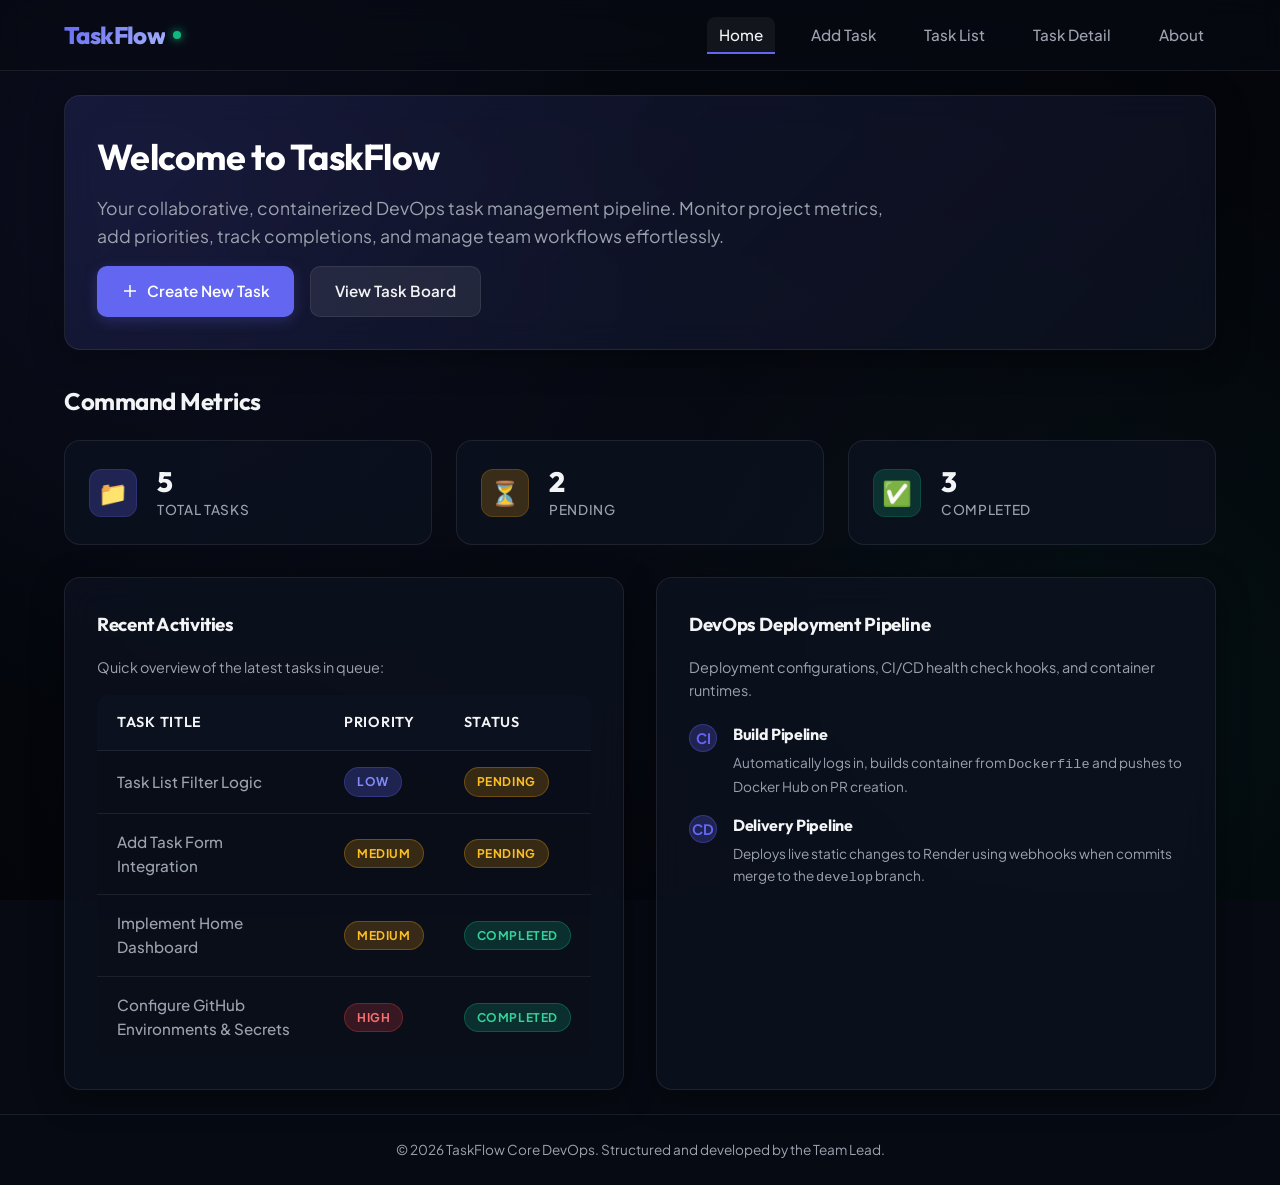
<file: index.html>
<!DOCTYPE html>
<html lang="en">
<head>
    <meta charset="UTF-8">
    <meta name="viewport" content="width=device-width, initial-scale=1.0">
    <title>TaskFlow - DevOps Command Center</title>
    <link rel="stylesheet" href="style.css">
</head>
<body>

    <!-- Header Navigation -->
    <header>
        <div class="navbar">
            <a href="index.html" class="logo">
                <span>TaskFlow</span>
                <div class="logo-dot"></div>
            </a>
            <ul class="nav-links">
                <li><a href="index.html" class="active">Home</a></li>
                <li><a href="add-task.html">Add Task</a></li>
                <li><a href="task-list.html">Task List</a></li>
                <li><a href="task-detail.html">Task Detail</a></li>
                <li><a href="about.html">About</a></li>
            </ul>
        </div>
    </header>

    <!-- Main Workspace -->
    <main class="app-container">
        
        <!-- Welcome Hero Banner -->
        <div class="card" style="margin-bottom: 2rem; background: linear-gradient(135deg, rgba(99, 102, 241, 0.15) 0%, rgba(13, 18, 33, 0.75) 100%);">
            <h1 style="margin-bottom: 0.5rem;">Welcome to TaskFlow</h1>
            <p style="font-size: 1.1rem; max-width: 800px; margin-bottom: 1rem;">
                Your collaborative, containerized DevOps task management pipeline. Monitor project metrics, add priorities, track completions, and manage team workflows effortlessly.
            </p>
            <div style="display: flex; gap: 1rem; flex-wrap: wrap;">
                <a href="add-task.html" class="btn btn-primary">
                    <svg width="18" height="18" fill="none" stroke="currentColor" stroke-width="2" viewBox="0 0 24 24"><path d="M12 4v16m8-8H4"/></svg>
                    Create New Task
                </a>
                <a href="task-list.html" class="btn btn-secondary">View Task Board</a>
            </div>
        </div>

        <!-- Dynamic Statistics Metrics Grid -->
        <h2 style="font-size: 1.5rem; margin-bottom: 1.25rem;">Command Metrics</h2>
        <div class="metrics-grid">
            
            <div class="metric-card metric-total">
                <div class="metric-icon">📁</div>
                <div class="metric-info">
                    <span class="metric-value" id="count-total">0</span>
                    <span class="metric-label">Total Tasks</span>
                </div>
            </div>

            <div class="metric-card metric-pending">
                <div class="metric-icon">⏳</div>
                <div class="metric-info">
                    <span class="metric-value" id="count-pending">0</span>
                    <span class="metric-label">Pending</span>
                </div>
            </div>

            <div class="metric-card metric-completed">
                <div class="metric-icon">✅</div>
                <div class="metric-info">
                    <span class="metric-value" id="count-completed">0</span>
                    <span class="metric-label">Completed</span>
                </div>
            </div>

        </div>

        <!-- Quick Activity Board & Repo Info -->
        <div class="grid-2col">
            
            <!-- Recent Tasks Panel -->
            <div class="card">
                <h3>Recent Activities</h3>
                <p style="margin-bottom: 1rem; font-size: 0.9rem;">Quick overview of the latest tasks in queue:</p>
                <div class="table-responsive" style="border: none;">
                    <table>
                        <thead>
                            <tr>
                                <th>Task Title</th>
                                <th>Priority</th>
                                <th>Status</th>
                            </tr>
                        </thead>
                        <tbody id="recent-tasks-body">
                            <!-- Populated dynamically by JavaScript -->
                            <tr>
                                <td colspan="3" class="empty-state">No recent activities available.</td>
                            </tr>
                        </tbody>
                    </table>
                </div>
            </div>

            <!-- DevOps Environment & Workspace Status -->
            <div class="card">
                <h3>DevOps Deployment Pipeline</h3>
                <p style="margin-bottom: 1.25rem; font-size: 0.9rem;">
                    Deployment configurations, CI/CD health check hooks, and container runtimes.
                </p>
                <div class="step-list">
                    <div class="step-item">
                        <div class="step-number">CI</div>
                        <div class="step-content">
                            <h4>Build Pipeline</h4>
                            <p style="margin-bottom:0; font-size: 0.85rem;">Automatically logs in, builds container from <code>Dockerfile</code> and pushes to Docker Hub on PR creation.</p>
                        </div>
                    </div>
                    <div class="step-item">
                        <div class="step-number">CD</div>
                        <div class="step-content">
                            <h4>Delivery Pipeline</h4>
                            <p style="margin-bottom:0; font-size: 0.85rem;">Deploys live static changes to Render using webhooks when commits merge to the <code>develop</code> branch.</p>
                        </div>
                    </div>
                </div>
            </div>

        </div>

    </main>

    <!-- Shared Footer -->
    <footer>
        <p style="margin: 0; font-size: 0.85rem;">&copy; 2026 TaskFlow Core DevOps. Structured and developed by the Team Lead.</p>
    </footer>

    <!-- Client-Side State Manager -->
    <script>
        // Seed initial data if localStorage is empty
        const defaultTasks = [
            { id: "1", title: "Set up Docker Containerization", desc: "Write Dockerfile to serve TaskFlow statically using Nginx Alpine.", date: "2026-06-15", priority: "High", status: "Completed" },
            { id: "2", title: "Configure GitHub Environments & Secrets", desc: "Set up Development Environment and secrets: Docker Hub credentials & Render webhook.", date: "2026-06-15", priority: "High", status: "Completed" },
            { id: "3", title: "Implement Home Dashboard", desc: "Build index.html showing metrics and links to other pages.", date: "2026-06-16", priority: "Medium", status: "Completed" },
            { id: "4", title: "Add Task Form Integration", desc: "Build add-task.html with a form to enter task details and store in localStorage.", date: "2026-06-18", priority: "Medium", status: "Pending" },
            { id: "5", title: "Task List Filter Logic", desc: "Build task-list.html to filter tasks by all, pending, or completed status.", date: "2026-06-20", priority: "Low", status: "Pending" }
        ];

        function getTasks() {
            const raw = localStorage.getItem('taskflow_tasks');
            if (!raw) {
                localStorage.setItem('taskflow_tasks', JSON.stringify(defaultTasks));
                return defaultTasks;
            }
            return JSON.parse(raw);
        }

        function renderDashboard() {
            const tasks = getTasks();
            
            // Calculate stats
            const total = tasks.length;
            const pending = tasks.filter(t => t.status === 'Pending').length;
            const completed = tasks.filter(t => t.status === 'Completed').length;

            // Render stats
            document.getElementById('count-total').innerText = total;
            document.getElementById('count-pending').innerText = pending;
            document.getElementById('count-completed').innerText = completed;

            // Render recent tasks (up to 4)
            const recentBody = document.getElementById('recent-tasks-body');
            const recentTasks = tasks.slice(-4).reverse(); // last 4 items, newest first

            if (recentTasks.length === 0) {
                recentBody.innerHTML = `<tr><td colspan="3" class="empty-state">No tasks available. Add some in Add Task page.</td></tr>`;
                return;
            }

            recentBody.innerHTML = recentTasks.map(task => {
                let pClass = 'badge-primary';
                if (task.priority === 'High') pClass = 'badge-danger';
                else if (task.priority === 'Medium') pClass = 'badge-warning';

                let sClass = task.status === 'Completed' ? 'badge-success' : 'badge-warning';

                return `
                    <tr>
                        <td style="font-weight: 500;">
                            <a href="task-detail.html?id=${task.id}" style="color: inherit; text-decoration: none; hover: underline;">
                                ${task.title}
                            </a>
                        </td>
                        <td><span class="badge ${pClass}">${task.priority}</span></td>
                        <td><span class="badge ${sClass}">${task.status}</span></td>
                    </tr>
                `;
            }).join('');
        }

        // Run when content loads
        document.addEventListener('DOMContentLoaded', renderDashboard);
    </script>
</body>
</html>
<!-- CI Trigger Hook -->
</file>
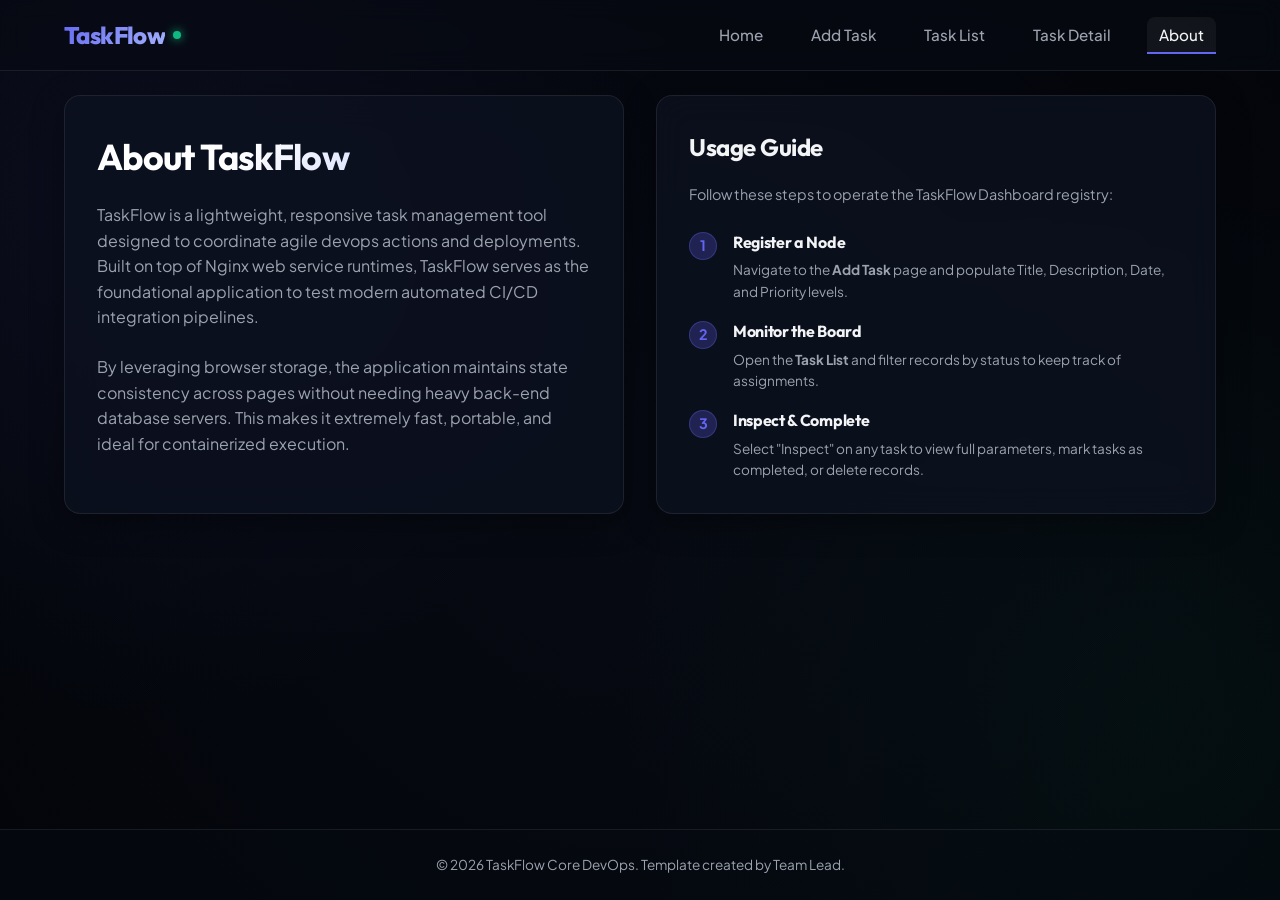
<file: about.html>
<!DOCTYPE html>
<html lang="en">
<head>
    <meta charset="UTF-8">
    <meta name="viewport" content="width=device-width, initial-scale=1.0">
    <title>TaskFlow - Help & About</title>
    <link rel="stylesheet" href="style.css">
</head>
<body>

    <!-- Header Navigation -->
    <header>
        <div class="navbar">
            <a href="index.html" class="logo">
                <span>TaskFlow</span>
                <div class="logo-dot"></div>
            </a>
            <ul class="nav-links">
                <li><a href="index.html">Home</a></li>
                <li><a href="add-task.html">Add Task</a></li>
                <li><a href="task-list.html">Task List</a></li>
                <li><a href="task-detail.html">Task Detail</a></li>
                <li><a href="about.html" class="active">About</a></li>
            </ul>
        </div>
    </header>

    <!-- Main Workspace -->
    <main class="app-container">

        <!-- About and Help Content -->
        <div class="grid-2col" style="margin-bottom: 2rem;">
            
            <!-- App Purpose -->
            <div class="card">
                <h1>About TaskFlow</h1>
                <p>
                    TaskFlow is a lightweight, responsive task management tool designed to coordinate agile devops actions and deployments. Built on top of Nginx web service runtimes, TaskFlow serves as the foundational application to test modern automated CI/CD integration pipelines.
                </p>
                <p>
                    By leveraging browser storage, the application maintains state consistency across pages without needing heavy back-end database servers. This makes it extremely fast, portable, and ideal for containerized execution.
                </p>
            </div>

            <!-- Simple Usage Guide -->
            <div class="card">
                <h2>Usage Guide</h2>
                <p style="font-size: 0.9rem;">Follow these steps to operate the TaskFlow Dashboard registry:</p>
                
                <ul class="step-list">
                    <li class="step-item">
                        <div class="step-number">1</div>
                        <div class="step-content">
                            <h4>Register a Node</h4>
                            <p style="font-size: 0.85rem; margin-bottom: 0;">Navigate to the <strong>Add Task</strong> page and populate Title, Description, Date, and Priority levels.</p>
                        </div>
                    </li>
                    <li class="step-item">
                        <div class="step-number">2</div>
                        <div class="step-content">
                            <h4>Monitor the Board</h4>
                            <p style="font-size: 0.85rem; margin-bottom: 0;">Open the <strong>Task List</strong> and filter records by status to keep track of assignments.</p>
                        </div>
                    </li>
                    <li class="step-item">
                        <div class="step-number">3</div>
                        <div class="step-content">
                            <h4>Inspect & Complete</h4>
                            <p style="font-size: 0.85rem; margin-bottom: 0;">Select "Inspect" on any task to view full parameters, mark tasks as completed, or delete records.</p>
                        </div>
                    </li>
                </ul>
            </div>

        </div>

    </main>

    <!-- Footer -->
    <footer>
        <p style="margin: 0; font-size: 0.85rem;">&copy; 2026 TaskFlow Core DevOps. Template created by Team Lead.</p>
    </footer>

</body>
</html>
</file>
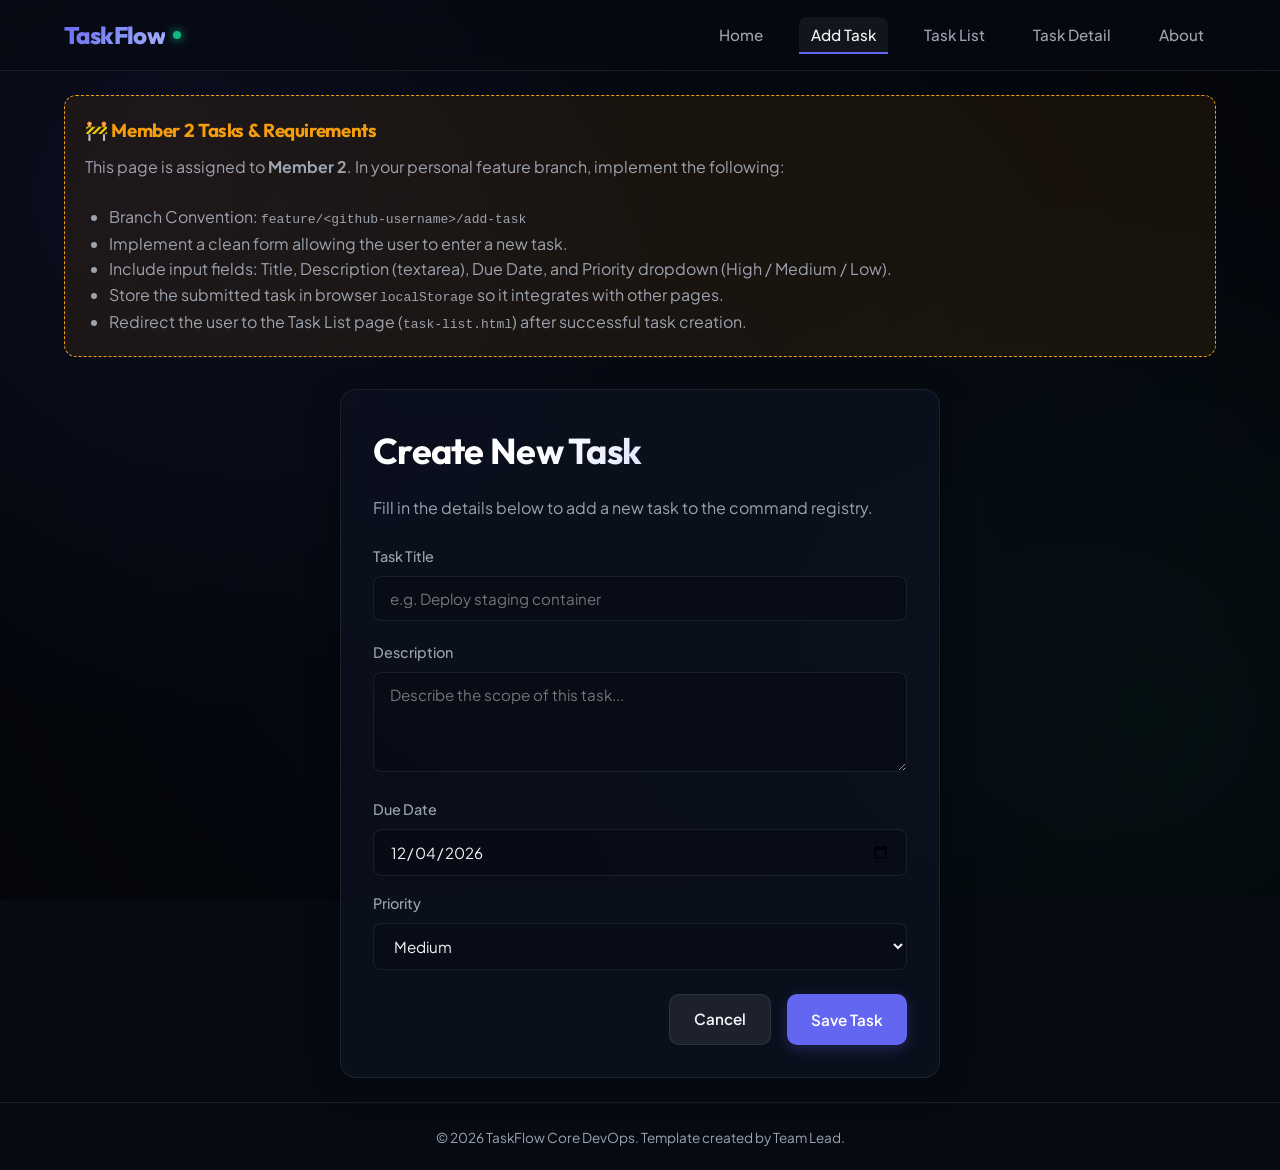
<file: add-task.html>
<!DOCTYPE html>
<html lang="en">
<head>
    <meta charset="UTF-8">
    <meta name="viewport" content="width=device-width, initial-scale=1.0">
    <title>TaskFlow - Add Task</title>
    <link rel="stylesheet" href="style.css">
</head>
<body>

    <!-- Header Navigation -->
    <header>
        <div class="navbar">
            <a href="index.html" class="logo">
                <span>TaskFlow</span>
                <div class="logo-dot"></div>
            </a>
            <ul class="nav-links">
                <li><a href="index.html">Home</a></li>
                <li><a href="add-task.html" class="active">Add Task</a></li>
                <li><a href="task-list.html">Task List</a></li>
                <li><a href="task-detail.html">Task Detail</a></li>
                <li><a href="about.html">About</a></li>
            </ul>
        </div>
    </header>

    <!-- Main Workspace -->
    <main class="app-container">

        <!-- DELEGATION BANNER (For Team Member) -->
        <div class="stub-note">
            <h3>🚧 Member 2 Tasks & Requirements</h3>
            <p>This page is assigned to <strong>Member 2</strong>. In your personal feature branch, implement the following:</p>
            <ul>
                <li>Branch Convention: <code>feature/&lt;github-username&gt;/add-task</code></li>
                <li>Implement a clean form allowing the user to enter a new task.</li>
                <li>Include input fields: Title, Description (textarea), Due Date, and Priority dropdown (High / Medium / Low).</li>
                <li>Store the submitted task in browser <code>localStorage</code> so it integrates with other pages.</li>
                <li>Redirect the user to the Task List page (<code>task-list.html</code>) after successful task creation.</li>
            </ul>
        </div>

        <div class="card" style="max-width: 600px; margin: 0 auto;">
            <h1>Create New Task</h1>
            <p>Fill in the details below to add a new task to the command registry.</p>
            
            <form id="add-task-form">
                <div class="form-group">
                    <label for="task-title">Task Title</label>
                    <input type="text" id="task-title" class="form-control" placeholder="e.g. Deploy staging container" required>
                </div>
                
                <div class="form-group">
                    <label for="task-desc">Description</label>
                    <textarea id="task-desc" class="form-control" placeholder="Describe the scope of this task..." required></textarea>
                </div>

                <div class="grid-2col" style="gap: 1rem; margin-bottom: 1.5rem;">
                    <div class="form-group" style="margin-bottom: 0;">
                        <label for="task-date">Due Date</label>
                        <input type="date" id="task-date" class="form-control" required>
                    </div>
                    <div class="form-group" style="margin-bottom: 0;">
                        <label for="task-priority">Priority</label>
                        <select id="task-priority" class="form-control" required>
                            <option value="High">High</option>
                            <option value="Medium" selected>Medium</option>
                            <option value="Low">Low</option>
                        </select>
                    </div>
                </div>

                <div style="display: flex; gap: 1rem; justify-content: flex-end;">
                    <a href="index.html" class="btn btn-secondary">Cancel</a>
                    <button type="submit" class="btn btn-primary">Save Task</button>
                </div>
            </form>
        </div>

    </main>

    <!-- Footer -->
    <footer>
        <p style="margin: 0; font-size: 0.85rem;">&copy; 2026 TaskFlow Core DevOps. Template created by Team Lead.</p>
    </footer>

    <!-- Form Handler Script -->
    <script>
        document.getElementById('add-task-form').addEventListener('submit', function(e) {
            e.preventDefault();
            
            const title = document.getElementById('task-title').value;
            const desc = document.getElementById('task-desc').value;
            const date = document.getElementById('task-date').value;
            const priority = document.getElementById('task-priority').value;

            // Load existing tasks
            const raw = localStorage.getItem('taskflow_tasks');
            const tasks = raw ? JSON.parse(raw) : [];

            // Generate unique id
            const newId = Date.now().toString();

            // Create task object
            const newTask = {
                id: newId,
                title,
                desc,
                date,
                priority,
                status: 'Pending'
            };

            // Push and Save
            tasks.push(newTask);
            localStorage.setItem('taskflow_tasks', JSON.stringify(tasks));

            // Notify & Redirect
            alert('Task successfully registered in local registry!');
            window.location.href = 'task-list.html';
        });

        // Set default date to today
        document.addEventListener('DOMContentLoaded', () => {
            const today = new Date().toISOString().split('T')[0];
            document.getElementById('task-date').value = today;
        });
    </script>
</body>
</html>
</file>
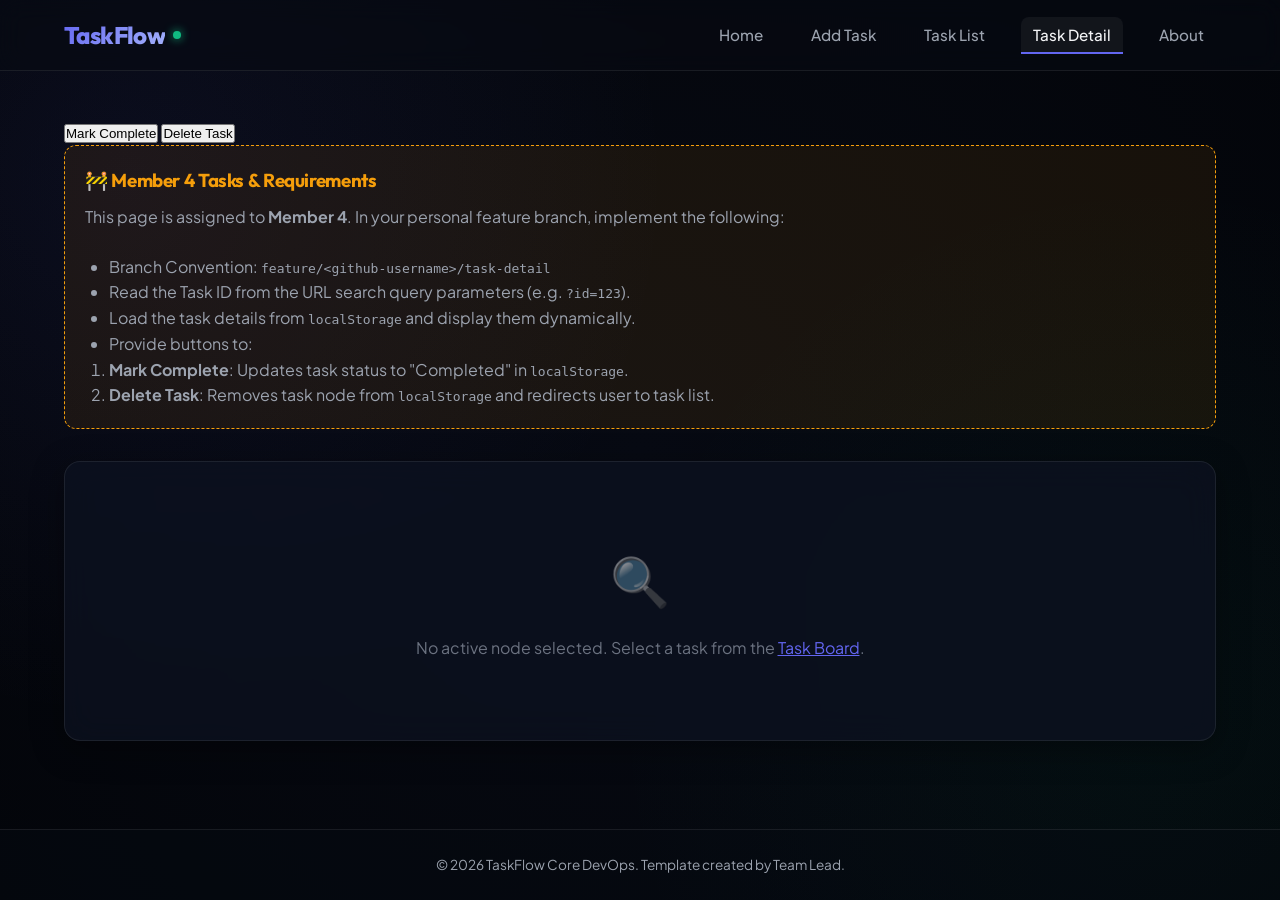
<file: task-detail.html>
<!DOCTYPE html>
<html lang="en">
<head>
    <meta charset="UTF-8">
    <meta name="viewport" content="width=device-width, initial-scale=1.0">
    <title>TaskFlow - Task Details</title>
    <link rel="stylesheet" href="style.css">
</head>
<body>

    <!-- Header Navigation -->
    <header>
        <div class="navbar">
            <a href="index.html" class="logo">
                <span>TaskFlow</span>
                <div class="logo-dot"></div>
            </a>
            <ul class="nav-links">
                <li><a href="index.html">Home</a></li>
                <li><a href="add-task.html">Add Task</a></li>
                <li><a href="task-list.html">Task List</a></li>
                <li><a href="task-detail.html" class="active">Task Detail</a></li>
                <li><a href="about.html">About</a></li>
            </ul>
        </div>
    </header>

    <!-- Main Workspace -->
    <main class="app-container">
        <h2 id="title"></h2>
        <p id="desc"></p>
        <p id="status"></p>
        <button onclick="markComplete()">Mark Complete</button>
        <button onclick="deleteTask()">Delete Task</button>
        <!-- DELEGATION BANNER (For Team Member) -->
        <div class="stub-note">
            <h3>🚧 Member 4 Tasks & Requirements</h3>
            <p>This page is assigned to <strong>Member 4</strong>. In your personal feature branch, implement the following:</p>
            <ul>
                <li>Branch Convention: <code>feature/&lt;github-username&gt;/task-detail</code></li>
                <li>Read the Task ID from the URL search query parameters (e.g. <code>?id=123</code>).</li>
                <li>Load the task details from <code>localStorage</code> and display them dynamically.</li>
                <li>
                    Provide buttons to:
                    <ol>
                        <li><strong>Mark Complete</strong>: Updates task status to "Completed" in <code>localStorage</code>.</li>
                        <li><strong>Delete Task</strong>: Removes task node from <code>localStorage</code> and redirects user to task list.</li>
                    </ol>
                </li>
            </ul>
        </div>

        <!-- Detail Card Container -->
        <div class="card" id="detail-card">
            <div id="task-detail-content">
                <!-- Loaded dynamically by script -->
                <div class="empty-state">
                    <span class="empty-state-icon">🔍</span>
                    No active node selected. Select a task from the <a href="task-list.html" style="color: var(--primary);">Task Board</a>.
                </div>
            </div>
        </div>

    </main>

    <!-- Footer -->
    <footer>
        <p style="margin: 0; font-size: 0.85rem;">&copy; 2026 TaskFlow Core DevOps. Template created by Team Lead.</p>
    </footer>

    <!-- Task Detail Script -->
    <script>
        function getTasks() {
            const raw = localStorage.getItem('taskflow_tasks');
            return raw ? JSON.parse(raw) : [];
        }

        function saveTasks(tasks) {
            localStorage.setItem('taskflow_tasks', JSON.stringify(tasks));
        }

        function getTaskIdFromUrl() {
            const params = new URLSearchParams(window.location.search);
            return params.get('id');
        }

        function loadTaskDetail() {
            const id = getTaskIdFromUrl();
            if (!id) return;

            const tasks = getTasks();
            const task = tasks.find(t => t.id === id);
            const contentDiv = document.getElementById('task-detail-content');

            if (!task) {
                contentDiv.innerHTML = `
                    <div class="empty-state">
                        <span class="empty-state-icon">⚠️</span>
                        Task Node ID <strong>"${id}"</strong> not found in database registry.
                        <br><br>
                        <a href="task-list.html" class="btn btn-secondary">Back to Task Board</a>
                    </div>
                `;
                return;
            }

            let pClass = 'badge-primary';
            if (task.priority === 'High') pClass = 'badge-danger';
            else if (task.priority === 'Medium') pClass = 'badge-warning';

            let sClass = task.status === 'Completed' ? 'badge-success' : 'badge-warning';

            contentDiv.innerHTML = `
                <div style="display:flex; justify-content:space-between; align-items:center; border-bottom:1px solid var(--border-color); padding-bottom:1.5rem; margin-bottom:2rem; flex-wrap:wrap; gap:1rem;">
                    <div>
                        <span class="badge ${sClass}" style="margin-bottom:0.5rem;">${task.status}</span>
                        <h1 style="margin-bottom:0;">${task.title}</h1>
                    </div>
                    <div style="display:flex; gap:0.75rem;">
                        <a href="task-list.html" class="btn btn-secondary">Back</a>
                        ${task.status === 'Pending' ? `<button onclick="markComplete('${task.id}')" class="btn btn-primary">Mark Completed</button>` : ''}
                        <button onclick="deleteTask('${task.id}')" class="btn btn-danger">Delete Task</button>
                    </div>
                </div>

                <div class="detail-grid">
                    <div>
                        <div class="detail-section">
                            <div class="detail-label">Task Description</div>
                            <p class="detail-val" style="white-space: pre-wrap; font-size:1.1rem; line-height:1.7;">${task.desc}</p>
                        </div>
                    </div>
                    
                    <div>
                        <div class="detail-meta-card">
                            <h3 style="font-size:1.1rem; margin-bottom:1rem; border-bottom: 1px solid var(--border-color); padding-bottom:0.5rem;">Metadata</h3>
                            
                            <div class="detail-section" style="margin-bottom:1rem;">
                                <div class="detail-label">Due Date</div>
                                <div class="detail-val" style="font-weight:600;">⏳ ${task.date}</div>
                            </div>

                            <div class="detail-section" style="margin-bottom:1rem;">
                                <div class="detail-label">Priority Level</div>
                                <div class="detail-val"><span class="badge ${pClass}">${task.priority}</span></div>
                            </div>

                            <div class="detail-section" style="margin-bottom:0;">
                                <div class="detail-label">Node Identifier</div>
                                <div class="detail-val" style="font-family:monospace; font-size:0.85rem; color: var(--text-muted);">${task.id}</div>
                            </div>
                        </div>
                    </div>
                </div>
            `;
        }

        function markComplete(id) {
            const tasks = getTasks();
            const task = tasks.find(t => t.id === id);
            if (task) {
                task.status = 'Completed';
                saveTasks(tasks);
                alert('Task marked as Completed!');
                loadTaskDetail();
            }
        }

        function deleteTask(id) {
            if (confirm('Are you sure you want to delete this task node?')) {
                const tasks = getTasks();
                const filtered = tasks.filter(t => t.id !== id);
                saveTasks(filtered);
                alert('Task deleted successfully!');
                window.location.href = 'task-list.html';
            }
        }

        // Initialize details on load
        document.addEventListener('DOMContentLoaded', loadTaskDetail);
        const params = new URLSearchParams(window.location.search);
        const id = params.get("id");

        let tasks = JSON.parse(localStorage.getItem("taskflow_tasks")) || [];

        let task = tasks.find(t => String(t.id) === String(id));

        function markComplete() {
            task.status = "Completed";
            localStorage.setItem("taskflow_tasks", JSON.stringify(tasks));
            location.reload();
        }

        function deleteTask() {
            let updated = tasks.filter(t => String(t.id) !== String(id));
            localStorage.setItem("taskflow_tasks", JSON.stringify(updated));
            window.location.href = "tasklist.html";
        }
        const params = new URLSearchParams(window.location.search);
        const taskId = params.get("id");
        let tasks = JSON.parse(localStorage.getItem("tasks")) || [];

        let task = tasks.find(t => t.id == taskId);
        if (task) {
            document.getElementById("title").innerText = task.title;
            document.getElementById("desc").innerText = task.description;
            document.getElementById("status").innerText = task.status;
        } else {
            document.body.innerHTML = "<h2>Task not found</h2>";
        }
        function markComplete() {
            let tasks = JSON.parse(localStorage.getItem("tasks")) || [];

            tasks = tasks.map(t => {
                if (t.id == taskId) {
                    return { ...t, status: "Completed" };
                }
                return t;
            });

            localStorage.setItem("tasks", JSON.stringify(tasks));
            location.reload();
            function deleteTask() {
                let tasks = JSON.parse(localStorage.getItem("tasks")) || [];

                tasks = tasks.filter(t => t.id != taskId);

                localStorage.setItem("tasks", JSON.stringify(tasks));

                window.location.href = "task-list.html";
            }
        }
    </script>
</body>
</html>
</file>
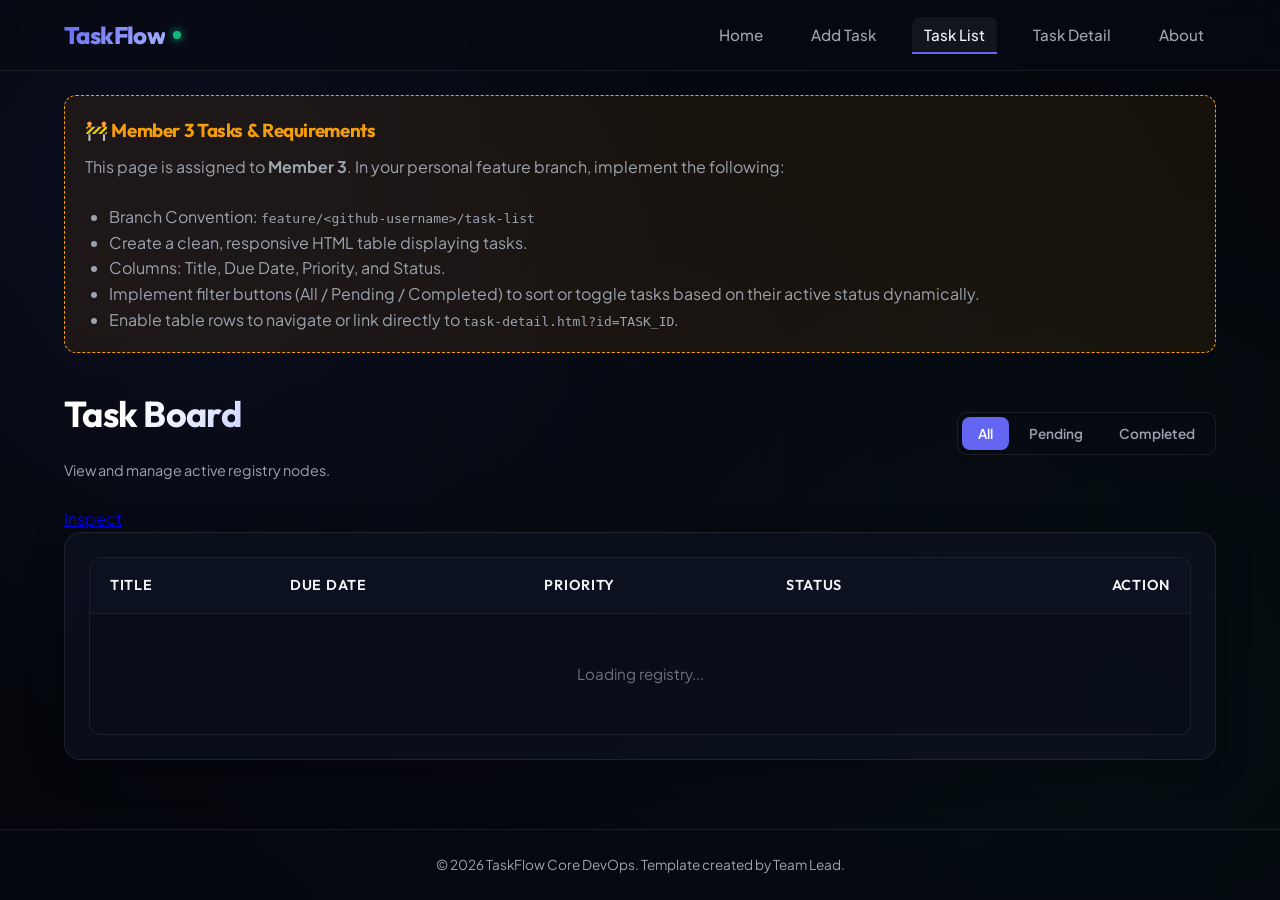
<file: task-list.html>
<!DOCTYPE html>
<html lang="en">
<head>
    <meta charset="UTF-8">
    <meta name="viewport" content="width=device-width, initial-scale=1.0">
    <title>TaskFlow - Task Board</title>
    <link rel="stylesheet" href="style.css">
</head>
<body>  


    <!-- Header Navigation -->
    <header>
        <div class="navbar">
            <a href="index.html" class="logo">
                <span>TaskFlow</span>
                <div class="logo-dot"></div>
            </a>
            <ul class="nav-links">
                <li><a href="index.html">Home</a></li>
                <li><a href="add-task.html">Add Task</a></li>
                <li><a href="task-list.html" class="active">Task List</a></li>
                <li><a href="task-detail.html">Task Detail</a></li>
                <li><a href="about.html">About</a></li>
            </ul>
        </div>
    </header>

    <!-- Main Workspace -->
    <main class="app-container">

        <!-- DELEGATION BANNER (For Team Member) -->
        <div class="stub-note">
            <h3>🚧 Member 3 Tasks & Requirements</h3>
            <p>This page is assigned to <strong>Member 3</strong>. In your personal feature branch, implement the following:</p>
            <ul>
                <li>Branch Convention: <code>feature/&lt;github-username&gt;/task-list</code></li>
                <li>Create a clean, responsive HTML table displaying tasks.</li>
                <li>Columns: Title, Due Date, Priority, and Status.</li>
                <li>Implement filter buttons (All / Pending / Completed) to sort or toggle tasks based on their active status dynamically.</li>
                <li>Enable table rows to navigate or link directly to <code>task-detail.html?id=TASK_ID</code>.</li>
            </ul>
        </div>

        <!-- Board Header Action Bar -->
        <div class="action-bar">
            <div>
                <h1>Task Board</h1>
                <p style="margin: 0; font-size: 0.9rem;">View and manage active registry nodes.</p>
            </div>

            <div class="filter-group">
                <button class="filter-btn active" id="filter-all" onclick="filterTasks('All')">All</button>
                <button class="filter-btn" id="filter-Pending" onclick="filterTasks('Pending')">Pending</button>
                <button class="filter-btn" id="filter-Completed" onclick="filterTasks('Completed')">Completed</button>
            </div>
        </div>
        <a href="task-detail.html?id=TASK_ID">Inspect</a>

        <!-- Task Table Grid Card -->
        <div class="card" style="padding: 1.5rem;">
            <div class="table-responsive">
                <table>
                    <thead>
                        <tr>
                            <th>Title</th>
                            <th>Due Date</th>
                            <th>Priority</th>
                            <th>Status</th>
                            <th style="text-align: right;">Action</th>
                        </tr>
                    </thead>
                    <tbody id="task-table-body">
                        <!-- Populated dynamically by JavaScript -->
                        <tr>
                            <td colspan="5" class="empty-state">Loading registry...</td>
                        </tr>
                    </tbody>
                </table>
            </div>
        </div>

    </main>

    <!-- Footer -->
    <footer>
        <p style="margin: 0; font-size: 0.85rem;">&copy; 2026 TaskFlow Core DevOps. Template created by Team Lead.</p>
    </footer>

    <!-- Task Board Script -->
    <script>
        let currentFilter = 'All';

        function getTasks() {
            const raw = localStorage.getItem('taskflow_tasks');
            return raw ? JSON.parse(raw) : [];
        }

        function filterTasks(status) {
            currentFilter = status;
            
            // Toggle active classes on buttons
            document.querySelectorAll('.filter-btn').forEach(btn => btn.classList.remove('active'));
            if (status === 'All') document.getElementById('filter-all').classList.add('active');
            else if (status === 'Pending') document.getElementById('filter-Pending').classList.add('active');
            else if (status === 'Completed') document.getElementById('filter-Completed').classList.add('active');

            renderTable();
        }

        function renderTable() {
            const tasks = getTasks();
            const tableBody = document.getElementById('task-table-body');
            const tasks = JSON.parse(localStorage.getItem("taskflow_tasks")) || [];

            
            // Filter tasks
            const filteredTasks = tasks.filter(task => {
                if (currentFilter === 'All') return true;
                return task.status === currentFilter;
            });

            if (filteredTasks.length === 0) {
                tableBody.innerHTML = `
                    <tr>
                        <td colspan="5" class="empty-state">
                            <span class="empty-state-icon">📋</span>
                            No tasks found matching standard filter status "${currentFilter}".
                        </td>
                    </tr>
                `;
                return;
            }
            tableBody.innerHTML = filteredTasks.map(task => {
                let pClass = 'badge-primary';
                if (task.priority === 'High') pClass = 'badge-danger';
                else if (task.priority === 'Medium') pClass = 'badge-warning';

                let sClass = task.status === 'Completed' ? 'badge-success' : 'badge-warning';

                return `
                    <tr>
                        <td style="font-weight: 600; color: #f3f4f6;">${task.title}</td>
                        <td>${task.date}</td>
                        <td><span class="badge ${pClass}">${task.priority}</span></td>
                        <td><span class="badge ${sClass}">${task.status}</span></td>
                        <td style="text-align: right;">
                            <a href="task-detail.html?id=${task.id}" class="btn btn-secondary btn-sm">Inspect</a>
                        </td>
                    </tr>
                `;
            }).join('');
        }

        // Initialize table
        document.addEventListener('DOMContentLoaded', renderTable);
        let tasks = JSON.parse(localStorage.getItem("taskflow_tasks")) || [];

        function render(data) {
            let tbody = document.getElementById("taskTableBody");
            tbody.innerHTML = "";

            data.forEach(task => {
                tbody.innerHTML += `
        <tr>
            <td>${task.title}</td>
            <td>${task.date}</td>
            <td>${task.priority}</td>
            <td>${task.status}</td>
            <td>
                <a href="taskdetail.html?id=${task.id}">
                    Inspect
                </a>
            </td>
        </tr>`;
            });
        }

        function filter(type) {
            if (type === "All") render(tasks);
            else render(tasks.filter(t => t.status === type));
        }

        render(tasks);
        <a href="task-detail.html?id=${task.id}">Inspect</a>
    </script>
</body>
</html>
</file>
<file: style.css>
/* 
   TaskFlow Shared Premium Stylesheet
   DevOps Fundamentals - Assignment 04
   Designed with Dark-Mode Glassmorphism & Micro-animations
*/

@import url('https://fonts.googleapis.com/css2?family=Outfit:wght@300;400;500;600;700;800&family=Plus+Jakarta+Sans:wght@300;400;500;600;700;800&display=swap');

:root {
    --font-heading: 'Outfit', sans-serif;
    --font-body: 'Plus Jakarta Sans', sans-serif;

    /* Theme Palette */
    --bg-main: #070a13;
    --bg-card: rgba(13, 18, 33, 0.75);
    --bg-card-hover: rgba(20, 28, 51, 0.85);
    --border-color: rgba(255, 255, 255, 0.08);
    --border-hover: rgba(99, 102, 241, 0.4);
    
    /* Semantic Colors */
    --primary: #6366f1;
    --primary-glow: rgba(99, 102, 241, 0.25);
    --primary-hover: #4f46e5;
    
    --success: #10b981;
    --success-glow: rgba(16, 185, 129, 0.2);
    --success-hover: #059669;

    --warning: #f59e0b;
    --warning-glow: rgba(245, 158, 11, 0.2);
    --warning-hover: #d97706;

    --danger: #ef4444;
    --danger-glow: rgba(239, 68, 68, 0.2);
    --danger-hover: #dc2626;

    --text-primary: #f3f4f6;
    --text-secondary: #9ca3af;
    --text-muted: #6b7280;
    
    --transition-fast: 0.2s cubic-bezier(0.4, 0, 0.2, 1);
    --transition-normal: 0.35s cubic-bezier(0.4, 0, 0.2, 1);
}

* {
    margin: 0;
    padding: 0;
    box-sizing: border-box;
}

body {
    background-color: var(--bg-main);
    background-image: 
        radial-gradient(circle at 10% 20%, rgba(99, 102, 241, 0.08) 0%, transparent 40%),
        radial-gradient(circle at 90% 80%, rgba(16, 185, 129, 0.05) 0%, transparent 40%),
        radial-gradient(circle at 50% 50%, rgba(7, 10, 19, 1) 0%, #03050a 100%);
    background-attachment: fixed;
    color: var(--text-primary);
    font-family: var(--font-body);
    line-height: 1.6;
    min-height: 100vh;
    display: flex;
    flex-direction: column;
}

/* Scrollbar Customization */
::-webkit-scrollbar {
    width: 8px;
    height: 8px;
}
::-webkit-scrollbar-track {
    background: #070a13;
}
::-webkit-scrollbar-thumb {
    background: rgba(255, 255, 255, 0.1);
    border-radius: 4px;
}
::-webkit-scrollbar-thumb:hover {
    background: var(--primary);
}

/* Layout Elements */
.app-container {
    max-width: 1200px;
    width: 100%;
    margin: 0 auto;
    padding: 1.5rem;
    flex-grow: 1;
}

/* Glassmorphic Navbar */
header {
    background: rgba(7, 10, 19, 0.6);
    backdrop-filter: blur(12px);
    -webkit-backdrop-filter: blur(12px);
    border-bottom: 1px solid var(--border-color);
    position: sticky;
    top: 0;
    z-index: 100;
}

.navbar {
    max-width: 1200px;
    margin: 0 auto;
    display: flex;
    align-items: center;
    justify-content: space-between;
    padding: 1rem 1.5rem;
}

.logo {
    font-family: var(--font-heading);
    font-size: 1.5rem;
    font-weight: 800;
    color: var(--text-primary);
    text-decoration: none;
    display: flex;
    align-items: center;
    gap: 0.5rem;
    letter-spacing: -0.025em;
}

.logo span {
    background: linear-gradient(135deg, var(--primary) 0%, #a5b4fc 100%);
    -webkit-background-clip: text;
    -webkit-text-fill-color: transparent;
}

.logo-dot {
    width: 8px;
    height: 8px;
    background-color: var(--success);
    border-radius: 50%;
    box-shadow: 0 0 10px var(--success);
}

.nav-links {
    display: flex;
    list-style: none;
    gap: 1.5rem;
}

.nav-links a {
    color: var(--text-secondary);
    text-decoration: none;
    font-size: 0.95rem;
    font-weight: 500;
    padding: 0.5rem 0.75rem;
    border-radius: 8px;
    transition: var(--transition-fast);
}

.nav-links a:hover, .nav-links a.active {
    color: var(--text-primary);
    background-color: rgba(255, 255, 255, 0.05);
}

.nav-links a.active {
    border-bottom: 2px solid var(--primary);
    border-radius: 8px 8px 0 0;
}

/* Glassmorphic Card */
.card {
    background: var(--bg-card);
    backdrop-filter: blur(16px);
    -webkit-backdrop-filter: blur(16px);
    border: 1px solid var(--border-color);
    border-radius: 16px;
    padding: 2rem;
    transition: var(--transition-normal);
    box-shadow: 0 8px 32px 0 rgba(0, 0, 0, 0.37);
}

.card:hover {
    border-color: var(--border-hover);
    box-shadow: 0 8px 32px 0 var(--primary-glow);
    transform: translateY(-2px);
}

/* Typography & Headings */
h1, h2, h3, h4, h5, h6 {
    font-family: var(--font-heading);
    color: var(--text-primary);
    font-weight: 700;
    margin-bottom: 1rem;
    letter-spacing: -0.02em;
}

h1 {
    font-size: 2.25rem;
    background: linear-gradient(135deg, #ffffff 30%, #a5b4fc 100%);
    -webkit-background-clip: text;
    -webkit-text-fill-color: transparent;
}

p {
    color: var(--text-secondary);
    margin-bottom: 1.5rem;
}

/* Buttons */
.btn {
    display: inline-flex;
    align-items: center;
    justify-content: center;
    gap: 0.5rem;
    font-family: var(--font-body);
    font-size: 0.95rem;
    font-weight: 600;
    padding: 0.75rem 1.5rem;
    border-radius: 10px;
    border: none;
    cursor: pointer;
    transition: var(--transition-fast);
    text-decoration: none;
}

.btn-primary {
    background-color: var(--primary);
    color: #ffffff;
    box-shadow: 0 4px 14px var(--primary-glow);
}

.btn-primary:hover {
    background-color: var(--primary-hover);
    box-shadow: 0 6px 20px rgba(99, 102, 241, 0.4);
    transform: translateY(-1px);
}

.btn-secondary {
    background-color: rgba(255, 255, 255, 0.08);
    color: var(--text-primary);
    border: 1px solid var(--border-color);
}

.btn-secondary:hover {
    background-color: rgba(255, 255, 255, 0.15);
    border-color: rgba(255, 255, 255, 0.2);
}

.btn-danger {
    background-color: var(--danger);
    color: #ffffff;
    box-shadow: 0 4px 14px var(--danger-glow);
}

.btn-danger:hover {
    background-color: var(--danger-hover);
    box-shadow: 0 6px 20px rgba(239, 68, 68, 0.4);
}

.btn-sm {
    padding: 0.5rem 1rem;
    font-size: 0.85rem;
    border-radius: 8px;
}

/* Dashboard Metrics Grid */
.metrics-grid {
    display: grid;
    grid-template-columns: repeat(auto-fit, minmax(240px, 1fr));
    gap: 1.5rem;
    margin-bottom: 2rem;
}

.metric-card {
    background: var(--bg-card);
    border: 1px solid var(--border-color);
    border-radius: 16px;
    padding: 1.5rem;
    display: flex;
    align-items: center;
    gap: 1.25rem;
    transition: var(--transition-normal);
}

.metric-card:hover {
    transform: translateY(-2px);
}

.metric-icon {
    width: 48px;
    height: 48px;
    border-radius: 12px;
    display: flex;
    align-items: center;
    justify-content: center;
    font-size: 1.5rem;
}

.metric-info {
    display: flex;
    flex-direction: column;
}

.metric-value {
    font-family: var(--font-heading);
    font-size: 1.75rem;
    font-weight: 800;
    line-height: 1.2;
}

.metric-label {
    font-size: 0.85rem;
    color: var(--text-secondary);
    font-weight: 500;
    text-transform: uppercase;
    letter-spacing: 0.05em;
}

/* Colors specifically for metric themes */
.metric-total .metric-icon {
    background-color: var(--primary-glow);
    color: var(--primary);
    border: 1px solid rgba(99, 102, 241, 0.2);
}
.metric-total:hover { border-color: var(--primary); }

.metric-pending .metric-icon {
    background-color: var(--warning-glow);
    color: var(--warning);
    border: 1px solid rgba(245, 158, 11, 0.2);
}
.metric-pending:hover { border-color: var(--warning); }

.metric-completed .metric-icon {
    background-color: var(--success-glow);
    color: var(--success);
    border: 1px solid rgba(16, 185, 129, 0.2);
}
.metric-completed:hover { border-color: var(--success); }

/* Badge styles */
.badge {
    display: inline-flex;
    align-items: center;
    padding: 0.25rem 0.75rem;
    border-radius: 9999px;
    font-size: 0.75rem;
    font-weight: 700;
    text-transform: uppercase;
    letter-spacing: 0.05em;
}

.badge-primary { background-color: var(--primary-glow); color: #818cf8; border: 1px solid rgba(99, 102, 241, 0.3); }
.badge-success { background-color: var(--success-glow); color: #34d399; border: 1px solid rgba(16, 185, 129, 0.3); }
.badge-warning { background-color: var(--warning-glow); color: #fbbf24; border: 1px solid rgba(245, 158, 11, 0.3); }
.badge-danger { background-color: var(--danger-glow); color: #f87171; border: 1px solid rgba(239, 68, 68, 0.3); }

/* Forms Configuration (add-task.html style) */
.form-group {
    margin-bottom: 1.25rem;
}

.form-group label {
    display: block;
    margin-bottom: 0.5rem;
    font-size: 0.9rem;
    font-weight: 500;
    color: var(--text-secondary);
}

.form-control {
    width: 100%;
    background-color: rgba(7, 10, 19, 0.5);
    border: 1px solid var(--border-color);
    border-radius: 8px;
    padding: 0.75rem 1rem;
    color: var(--text-primary);
    font-family: var(--font-body);
    font-size: 0.95rem;
    transition: var(--transition-fast);
}

.form-control:focus {
    outline: none;
    border-color: var(--primary);
    box-shadow: 0 0 0 3px var(--primary-glow);
}

textarea.form-control {
    resize: vertical;
    min-height: 100px;
}

/* Table Styles (task-list.html style) */
.table-responsive {
    overflow-x: auto;
    border-radius: 12px;
    border: 1px solid var(--border-color);
    background: rgba(7, 10, 19, 0.2);
}

table {
    width: 100%;
    border-collapse: collapse;
    text-align: left;
}

th {
    background-color: rgba(13, 18, 33, 0.9);
    padding: 1rem 1.25rem;
    font-family: var(--font-heading);
    font-weight: 600;
    font-size: 0.9rem;
    color: var(--text-primary);
    border-bottom: 1px solid var(--border-color);
    text-transform: uppercase;
    letter-spacing: 0.05em;
}

td {
    padding: 1rem 1.25rem;
    font-size: 0.95rem;
    color: var(--text-secondary);
    border-bottom: 1px solid var(--border-color);
    vertical-align: middle;
}

tr:last-child td {
    border-bottom: none;
}

tr {
    transition: var(--transition-fast);
}

tr:hover td {
    background-color: rgba(255, 255, 255, 0.02);
    color: var(--text-primary);
}

/* Filters & Action Bar */
.action-bar {
    display: flex;
    justify-content: space-between;
    align-items: center;
    margin-bottom: 1.5rem;
    gap: 1rem;
    flex-wrap: wrap;
}

.filter-group {
    display: flex;
    background: rgba(7, 10, 19, 0.5);
    border: 1px solid var(--border-color);
    padding: 0.25rem;
    border-radius: 10px;
    gap: 0.25rem;
}

.filter-btn {
    background: transparent;
    border: none;
    color: var(--text-secondary);
    padding: 0.5rem 1rem;
    font-family: var(--font-body);
    font-size: 0.85rem;
    font-weight: 600;
    border-radius: 8px;
    cursor: pointer;
    transition: var(--transition-fast);
}

.filter-btn:hover {
    color: var(--text-primary);
}

.filter-btn.active {
    background-color: var(--primary);
    color: #ffffff;
}

/* Task Details Styling (task-detail.html style) */
.detail-grid {
    display: grid;
    grid-template-columns: 2fr 1fr;
    gap: 2rem;
}

@media (max-width: 768px) {
    .detail-grid {
        grid-template-columns: 1fr;
    }
}

.detail-section {
    margin-bottom: 1.5rem;
}

.detail-label {
    font-size: 0.8rem;
    text-transform: uppercase;
    letter-spacing: 0.05em;
    color: var(--text-muted);
    margin-bottom: 0.25rem;
    font-weight: 600;
}

.detail-val {
    font-size: 1.05rem;
    color: var(--text-primary);
}

.detail-meta-card {
    background: rgba(7, 10, 19, 0.4);
    border: 1px solid var(--border-color);
    border-radius: 12px;
    padding: 1.25rem;
}

/* Footer styling */
footer {
    border-top: 1px solid var(--border-color);
    padding: 1.5rem;
    text-align: center;
    color: var(--text-muted);
    font-size: 0.85rem;
    margin-top: auto;
    background: rgba(7, 10, 19, 0.4);
}

/* Alert Notification System */
.alert-banner {
    padding: 1rem;
    border-radius: 12px;
    margin-bottom: 1.5rem;
    display: flex;
    align-items: center;
    gap: 0.75rem;
    font-size: 0.95rem;
}
.alert-banner-info {
    background-color: var(--primary-glow);
    border: 1px solid rgba(99, 102, 241, 0.2);
    color: #a5b4fc;
}

/* Empty states */
.empty-state {
    text-align: center;
    padding: 3rem 1.5rem;
    color: var(--text-muted);
}
.empty-state-icon {
    font-size: 3rem;
    margin-bottom: 1rem;
    display: block;
    color: var(--text-secondary);
    opacity: 0.5;
}

/* Grid helper for landing page */
.grid-2col {
    display: grid;
    grid-template-columns: repeat(auto-fit, minmax(320px, 1fr));
    gap: 2rem;
}

/* Step list for Help Page */
.step-list {
    list-style: none;
    display: flex;
    flex-direction: column;
    gap: 1rem;
}
.step-item {
    display: flex;
    gap: 1rem;
    align-items: flex-start;
}
.step-number {
    width: 28px;
    height: 28px;
    background: var(--primary-glow);
    border: 1px solid rgba(99, 102, 241, 0.3);
    color: var(--primary);
    border-radius: 50%;
    display: flex;
    align-items: center;
    justify-content: center;
    font-weight: 700;
    font-size: 0.9rem;
    flex-shrink: 0;
    margin-top: 2px;
}
.step-content h4 {
    margin-bottom: 0.25rem;
}

/* Team Lead Stub Note style */
.stub-note {
    background: rgba(245, 158, 11, 0.08);
    border: 1px dashed var(--warning);
    border-radius: 12px;
    padding: 1.25rem;
    margin-bottom: 2rem;
}
.stub-note h3 {
    color: var(--warning);
    margin-bottom: 0.5rem;
}
.stub-note ul {
    margin-left: 1.5rem;
    color: var(--text-secondary);
}
</file>
